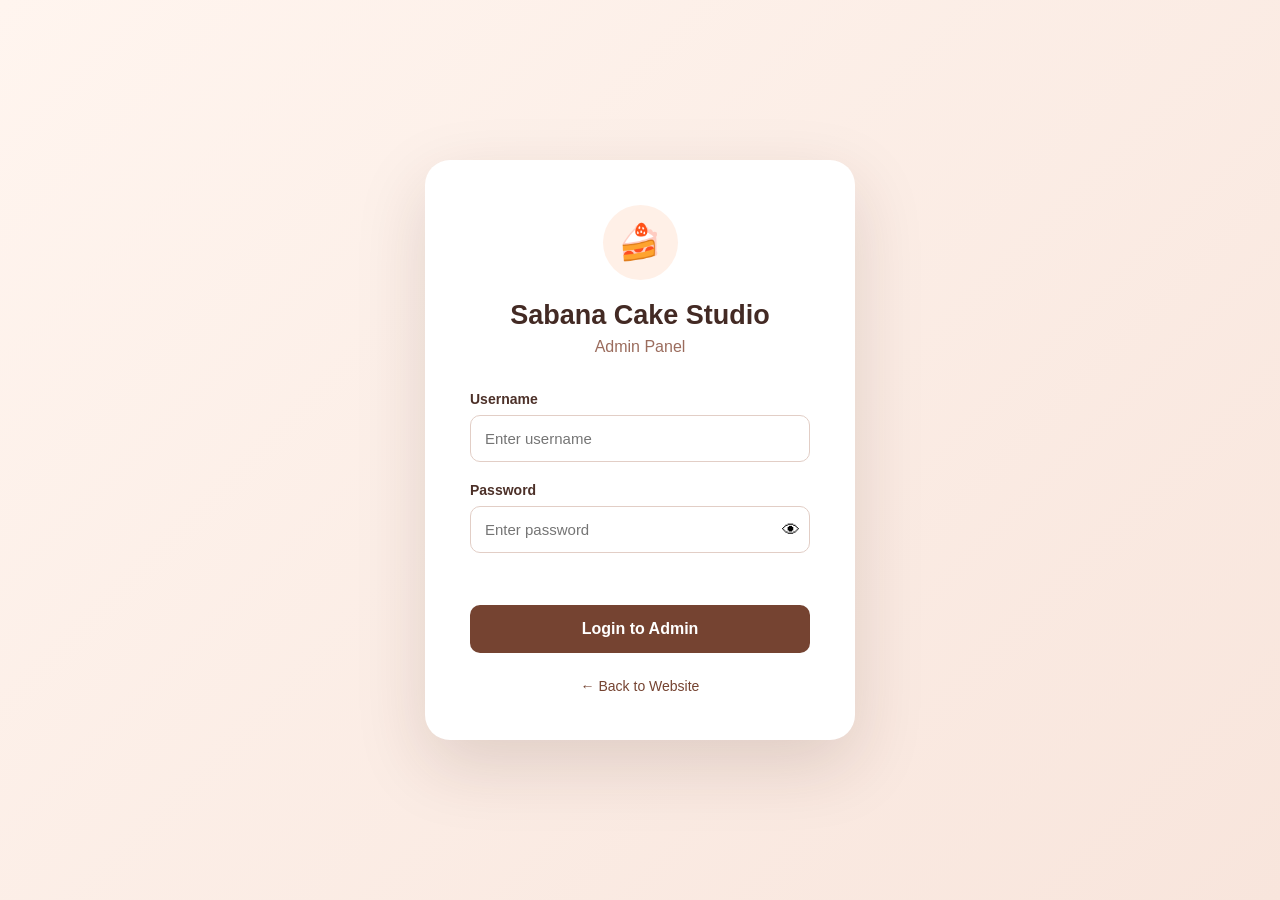
<file: admin.html>
<!DOCTYPE html>
<html lang="en">

<head>

    <meta charset="UTF-8">

    <meta
        name="viewport"
        content="width=device-width, initial-scale=1.0"
    >

    <title>Admin Panel | Sabana Cake Studio</title>

    <link rel="stylesheet" href="admin.css">


    <script>

        /*
        ==============================
        ADMIN ACCESS PROTECTION
        ==============================
        */

        if (
            sessionStorage.getItem(
                "sabanaAdminLoggedIn"
            ) !== "true"
        ) {

            window.location.replace(
                "login.html"
            );

        }

    </script>

</head>


<body>


    <!-- ================= HEADER ================= -->

    <header class="admin-header">

        <div>

            <h1>
                Sabana Cake Studio
            </h1>

            <p>
                Admin Panel
            </p>

        </div>


        <div class="header-actions">

            <a
                href="index.html"
                class="view-button"
            >
                View Website
            </a>


            <button
                id="logoutButton"
                class="logout-button"
            >
                Logout
            </button>

        </div>

    </header>



    <!-- ================= MAIN ================= -->

    <main class="admin-container">


        <!-- ================= STATS ================= -->

        <section class="stats-grid">


            <div class="stat-card">

                <div class="stat-icon">
                    🎂
                </div>

                <div>

                    <span>
                        Total Cakes
                    </span>

                    <strong id="totalCakes">
                        0
                    </strong>

                </div>

            </div>


            <div class="stat-card">

                <div class="stat-icon">
                    💰
                </div>

                <div>

                    <span>
                        Average Price
                    </span>

                    <strong id="averagePrice">
                        ₹0
                    </strong>

                </div>

            </div>


            <div class="stat-card">

                <div class="stat-icon">
                    ✨
                </div>

                <div>

                    <span>
                        Categories
                    </span>

                    <strong id="totalCategories">
                        0
                    </strong>

                </div>

            </div>


        </section>



        <!-- ================= ADD CAKE ================= -->

        <section class="admin-card">

            <div class="section-title">

                <div>

                    <span>
                        CAKE MANAGEMENT
                    </span>

                    <h2>
                        Add New Cake 🍰
                    </h2>

                </div>

            </div>


            <form id="cakeForm">


                <div class="form-grid">


                    <!-- NAME -->

                    <div class="form-group">

                        <label>
                            Cake Name
                        </label>

                        <input
                            type="text"
                            id="cakeName"
                            placeholder="Chocolate Truffle Cake"
                            required
                        >

                    </div>



                    <!-- CATEGORY -->

                    <div class="form-group">

                        <label>
                            Category
                        </label>

                        <select
                            id="cakeCategory"
                            required
                        >

                            <option value="">
                                Select Category
                            </option>

                            <option value="birthday">
                                Birthday
                            </option>

                            <option value="anniversary">
                                Anniversary
                            </option>

                            <option value="wedding">
                                Wedding
                            </option>

                            <option value="custom">
                                Custom
                            </option>

                        </select>

                    </div>



                    <!-- PRICE -->

                    <div class="form-group">

                        <label>
                            Price
                        </label>

                        <div class="price-input">

                            <span>
                                ₹
                            </span>

                            <input
                                type="number"
                                id="cakePrice"
                                placeholder="899"
                                min="0"
                                required
                            >

                        </div>

                    </div>



                    <!-- DESCRIPTION -->

                    <div class="form-group">

                        <label>
                            Description
                        </label>

                        <textarea
                            id="cakeDescription"
                            placeholder="Describe the cake..."
                            required
                        ></textarea>

                    </div>


                </div>



                <!-- IMAGE UPLOAD -->

                <div class="form-group full-width">

                    <label>
                        Cake Image
                    </label>

                    <div class="upload-box">

                        <input
                            type="file"
                            id="cakeImage"
                            accept="image/*"
                            required
                        >

                        <p>
                            Choose cake image from your computer
                        </p>

                    </div>


                    <div
                        id="imagePreview"
                        class="image-preview"
                    ></div>

                </div>



                <!-- BUTTON -->

                <div class="form-actions">

                    <button
                        type="submit"
                        class="add-button"
                    >
                        + Add Cake
                    </button>

                </div>

            </form>

        </section>



        <!-- ================= COLLECTION ================= -->

        <section class="admin-card">

            <div class="collection-header">

                <div>

                    <span>
                        YOUR PRODUCTS
                    </span>

                    <h2>
                        Cake Collection 🎂
                    </h2>

                </div>


                <button
                    id="clearAllButton"
                    class="clear-button"
                >
                    Clear All
                </button>

            </div>


            <div
                id="adminCakeList"
                class="admin-cake-list"
            >

            </div>


            <div
                id="emptyState"
                class="empty-state"
            >

                <div>
                    🍰
                </div>

                <h3>
                    No cakes added yet
                </h3>

                <p>
                    Add your first cake using the form above.
                </p>

            </div>

        </section>


    </main>



    <script src="admin.js"></script>

</body>

</html>
</file>
<file: admin.css>
/* =========================================
   SABANA CAKE STUDIO
   ADMIN PANEL
========================================= */

* {
    margin: 0;
    padding: 0;
    box-sizing: border-box;
}


body {
    font-family: Arial, Helvetica, sans-serif;

    background:
        linear-gradient(
            135deg,
            #fff8f4,
            #fffdfb
        );

    color: #3b2723;

    min-height: 100vh;
}


/* =========================================
   HEADER
========================================= */

.admin-header {

    background: #3f2925;

    color: white;

    padding: 22px 7%;

    display: flex;

    justify-content: space-between;

    align-items: center;
}


.admin-header h1 {

    font-size: 28px;

    margin-bottom: 4px;
}


.admin-header p {

    color: #f3d8cd;

    font-size: 15px;
}


.website-btn {

    color: white;

    text-decoration: none;

    border: 1px solid rgba(255,255,255,.4);

    padding: 11px 20px;

    border-radius: 30px;

    transition: .25s;
}


.website-btn:hover {

    background: white;

    color: #3f2925;
}


/* =========================================
   CONTAINER
========================================= */

.admin-container {

    width: 90%;

    max-width: 1200px;

    margin: 45px auto;

}


/* =========================================
   DASHBOARD
========================================= */

.dashboard {

    display: grid;

    grid-template-columns:
        repeat(3, 1fr);

    gap: 20px;

    margin-bottom: 30px;
}


.stat-card {

    background: white;

    border-radius: 18px;

    padding: 25px;

    display: flex;

    align-items: center;

    gap: 18px;

    box-shadow:
        0 10px 35px rgba(65,40,30,.08);

    border: 1px solid #f1dfd8;
}


.stat-icon {

    width: 55px;

    height: 55px;

    display: flex;

    align-items: center;

    justify-content: center;

    border-radius: 15px;

    background: #fff0e9;

    font-size: 25px;
}


.stat-card strong {

    display: block;

    font-size: 25px;

    margin-bottom: 5px;
}


.stat-card small {

    color: #987e75;

    font-size: 13px;
}


/* =========================================
   ADMIN CARD
========================================= */

.admin-card {

    background: white;

    border-radius: 25px;

    padding: 35px;

    margin-bottom: 30px;

    box-shadow:
        0 12px 40px rgba(65,40,30,.08);

    border: 1px solid #f0ded7;
}


.section-title p,
.collection-header p {

    color: #b86c55;

    letter-spacing: 2px;

    font-size: 13px;

    margin-bottom: 5px;
}


.section-title h2,
.collection-header h2 {

    font-size: 28px;

    color: #35221e;
}


/* =========================================
   FORM
========================================= */

.form-grid {

    display: grid;

    grid-template-columns:
        1fr 1fr;

    gap: 22px;

    margin-top: 30px;
}


.form-group label {

    display: block;

    font-weight: 600;

    font-size: 14px;

    margin-bottom: 8px;
}


.form-group input,
.form-group select,
.form-group textarea {

    width: 100%;

    border: 1px solid #e6cfc7;

    background: #fffdfc;

    padding: 14px 15px;

    border-radius: 12px;

    font-size: 15px;

    outline: none;

    transition: .2s;
}


.form-group input:focus,
.form-group select:focus,
.form-group textarea:focus {

    border-color: #a85d48;

    box-shadow:
        0 0 0 3px rgba(168,93,72,.08);
}


.form-group textarea {

    resize: vertical;

    min-height: 120px;
}


/* =========================================
   PRICE
========================================= */

.price-input {

    position: relative;
}


.price-input span {

    position: absolute;

    left: 15px;

    top: 50%;

    transform: translateY(-50%);

    font-weight: bold;

    z-index: 2;
}


.price-input input {

    padding-left: 35px;
}


/* =========================================
   IMAGE UPLOAD
========================================= */

.image-upload-section {

    margin-top: 28px;
}


.upload-label {

    display: block;

    font-size: 14px;

    font-weight: 600;

    margin-bottom: 9px;
}


.upload-box {

    border: 2px dashed #dfbdb1;

    border-radius: 18px;

    background: #fffaf7;

    min-height: 190px;

    display: flex;

    align-items: center;

    justify-content: center;

    transition: .25s;
}


.upload-box:hover {

    border-color: #a85d48;

    background: #fff5f0;
}


.upload-content {

    width: 100%;

    text-align: center;

    cursor: pointer;

    padding: 35px;
}


.upload-icon {

    font-size: 38px;

    margin-bottom: 8px;
}


.upload-content h3 {

    font-size: 18px;

    margin-bottom: 6px;
}


.upload-content p {

    color: #866f68;

    margin-bottom: 6px;
}


.upload-content span {

    color: #b18478;

    font-size: 12px;
}


/* =========================================
   IMAGE PREVIEW
========================================= */

.image-preview-container {

    display: none;

    position: relative;

    width: 250px;

    margin-top: 20px;
}


.image-preview-container.show {

    display: block;
}


.image-preview-container img {

    width: 250px;

    height: 180px;

    object-fit: cover;

    border-radius: 15px;

    border: 1px solid #ead4cc;

    display: block;
}


.remove-image {

    position: absolute;

    top: -10px;

    right: -10px;

    width: 32px;

    height: 32px;

    border: none;

    border-radius: 50%;

    background: #5b3028;

    color: white;

    cursor: pointer;

    font-size: 14px;
}


/* =========================================
   ADD BUTTON
========================================= */

.add-cake-btn {

    margin-top: 28px;

    background: #7b4737;

    color: white;

    border: none;

    padding: 15px 28px;

    border-radius: 30px;

    font-size: 16px;

    font-weight: 600;

    cursor: pointer;

    transition: .25s;
}


.add-cake-btn:hover {

    background: #593229;

    transform: translateY(-2px);
}


/* =========================================
   COLLECTION
========================================= */

.collection-header {

    display: flex;

    justify-content: space-between;

    align-items: center;

    margin-bottom: 25px;
}


.collection-header span {

    display: block;

    color: #8f7971;

    margin-top: 6px;
}


.clear-btn {

    background: transparent;

    color: #a44e3d;

    border: 1px solid #d9aaa0;

    padding: 9px 16px;

    border-radius: 20px;

    cursor: pointer;
}


.clear-btn:hover {

    background: #fff0ec;
}


/* =========================================
   CAKE LIST
========================================= */

.admin-cake-list {

    display: grid;

    grid-template-columns:
        repeat(2, 1fr);

    gap: 20px;
}


.admin-cake {

    display: flex;

    gap: 18px;

    border: 1px solid #eedbd4;

    border-radius: 17px;

    padding: 15px;

    background: #fffdfc;
}


.admin-cake img {

    width: 130px;

    height: 110px;

    object-fit: cover;

    border-radius: 12px;
}


.admin-cake-info {

    flex: 1;
}


.admin-cake-info h3 {

    font-size: 18px;

    margin-bottom: 5px;
}


.admin-cake-info .category {

    display: inline-block;

    font-size: 11px;

    padding: 5px 9px;

    border-radius: 20px;

    background: #fff0e9;

    color: #9a5d4b;

    text-transform: uppercase;
}


.admin-cake-info .price {

    font-weight: bold;

    margin-top: 9px;
}


.admin-cake-info p {

    color: #806e68;

    font-size: 13px;

    margin-top: 6px;

    line-height: 1.4;
}


.delete-btn {

    border: none;

    background: #fff0ed;

    color: #a53d2e;

    padding: 7px 11px;

    border-radius: 8px;

    cursor: pointer;

    margin-top: 10px;
}


/* =========================================
   EMPTY STATE
========================================= */

.empty-state {

    text-align: center;

    padding: 45px 20px;

    color: #8c7770;
}


.empty-state div {

    font-size: 45px;

    margin-bottom: 10px;
}


.empty-state h3 {

    color: #49332d;

    margin-bottom: 6px;
}


/* =========================================
   TOAST
========================================= */

.toast {

    position: fixed;

    right: 25px;

    bottom: 25px;

    background: #3f2925;

    color: white;

    padding: 14px 22px;

    border-radius: 10px;

    opacity: 0;

    pointer-events: none;

    transform: translateY(20px);

    transition: .3s;

    z-index: 9999;
}


.toast.show {

    opacity: 1;

    transform: translateY(0);
}


/* =========================================
   MOBILE
========================================= */

@media (max-width: 800px) {

    .dashboard {

        grid-template-columns: 1fr;
    }

    .form-grid {

        grid-template-columns: 1fr;
    }

    .admin-cake-list {

        grid-template-columns: 1fr;
    }

    .admin-header {

        padding: 20px;
    }

    .admin-container {

        width: 94%;

        margin-top: 25px;
    }

    .admin-card {

        padding: 22px;
    }

}


@media (max-width: 550px) {

    .admin-header {

        flex-direction: column;

        align-items: flex-start;

        gap: 15px;
    }

    .admin-cake {

        flex-direction: column;
    }

    .admin-cake img {

        width: 100%;

        height: 200px;
    }

}
</file>
<file: login.css>
* {

    margin: 0;

    padding: 0;

    box-sizing: border-box;

}


body {

    font-family:
        Arial,
        Helvetica,
        sans-serif;

    min-height: 100vh;

    background:
        linear-gradient(
            135deg,
            #fff5ef,
            #f8e5dc
        );

}


.login-page {

    min-height: 100vh;

    display: flex;

    justify-content: center;

    align-items: center;

    padding: 25px;

}


.login-card {

    width: 100%;

    max-width: 430px;

    background: white;

    padding: 45px;

    border-radius: 25px;

    text-align: center;

    box-shadow:
        0 25px 70px
        rgba(70, 35, 25, 0.15);

}


.login-logo {

    width: 75px;

    height: 75px;

    margin: auto;

    margin-bottom: 20px;

    display: flex;

    align-items: center;

    justify-content: center;

    border-radius: 50%;

    background: #fff0e7;

    font-size: 35px;

}


.login-card h1 {

    color: #432a24;

    font-size: 27px;

}


.login-subtitle {

    color: #9b6c5d;

    margin-top: 7px;

    margin-bottom: 35px;

}


.input-group {

    text-align: left;

    margin-bottom: 20px;

}


.input-group label {

    display: block;

    color: #4c3028;

    font-size: 14px;

    font-weight: 600;

    margin-bottom: 8px;

}


.input-group input {

    width: 100%;

    padding: 14px;

    border: 1px solid #e2cec6;

    border-radius: 10px;

    outline: none;

    font-size: 15px;

}


.input-group input:focus {

    border-color: #754331;

}


.password-box {

    position: relative;

}


.password-box input {

    padding-right: 50px;

}


.password-box button {

    position: absolute;

    right: 10px;

    top: 50%;

    transform: translateY(-50%);

    border: none;

    background: none;

    cursor: pointer;

    font-size: 18px;

}


.login-button {

    width: 100%;

    padding: 15px;

    border: none;

    border-radius: 10px;

    background: #754331;

    color: white;

    font-size: 16px;

    font-weight: 600;

    cursor: pointer;

}


.login-button:hover {

    background: #572f25;

}


.login-error {

    min-height: 22px;

    color: #c0392b;

    font-size: 14px;

    margin-bottom: 10px;

}


.back-home {

    display: inline-block;

    margin-top: 25px;

    color: #754331;

    text-decoration: none;

    font-size: 14px;

}


.back-home:hover {

    text-decoration: underline;

}
</file>
